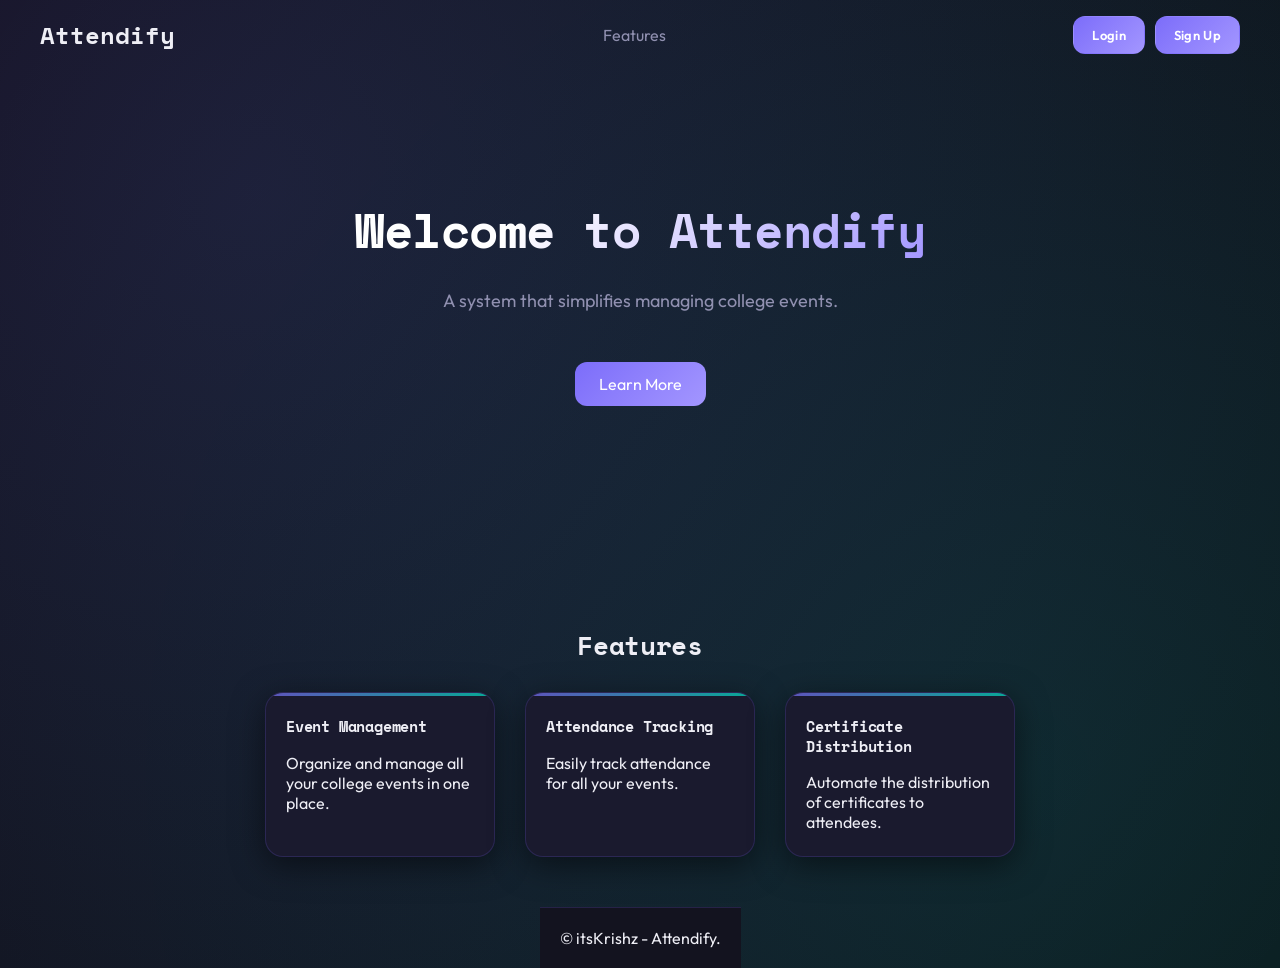
<file: index.html>
<!DOCTYPE html>
<html lang="en">
<head>
    <meta charset="UTF-8">
    <meta name="viewport" content="width=device-width, initial-scale=1.0">
    <title>Attendify</title>
    <link rel="stylesheet" href="style.css">
</head>
<body>

<header>
    <div class="logo">
        <a href="index.html">Attendify</a>
    </div>
    <nav>
        <ul>
            <li><a href="#features">Features</a></li>
        </ul>
    </nav>
    <div class="auth-buttons">
        <button id="loginBtnHeader">Login</button>
        <button id="signupBtnHeader">Sign Up</button>
    </div>
</header>

<main>
    <section class="hero">
        <div class="hero-content">
            <h1>Welcome to Attendify</h1>
            <p>A system that simplifies managing college events.</p>
            <a href="#features" class="cta-button">Learn More</a>
        </div>
    </section>

    <section id="features" class="features">
        <h2>Features</h2>
        <div class="feature-cards">
            <div class="card">
                <h3>Event Management</h3>
                <p>Organize and manage all your college events in one place.</p>
            </div>
            <div class="card">
                <h3>Attendance Tracking</h3>
                <p>Easily track attendance for all your events.</p>
            </div>
            <div class="card">
                <h3>Certificate Distribution</h3>
                <p>Automate the distribution of certificates to attendees.</p>
            </div>
        </div>
    </section>
</main>

<footer>
    <p>&copy; itsKrishz - Attendify.</p>
</footer>

<div id="loginModal" class="modal">
    <div class="modal-content">
        <span class="close">&times;</span>
        <div class="login-container">
            <h1>Login</h1>
            <div class="input-group">
                <input type="text" id="clubId" placeholder="Club ID">
                <div class="password-wrapper">
                    <input type="password" id="password" placeholder="Password">
                    <span id="togglePassword">
                        <svg id="eyeOpen" xmlns="http://www.w3.org/2000/svg" width="15" height="20" fill="none" stroke="currentColor" stroke-width="2" viewBox="0 0 24 24">
                            <path d="M1 12s4-8 11-8 11 8 11 8-4 8-11 8-11-8-11-8z"/>
                            <circle cx="12" cy="12" r="3"/>
                        </svg>
                        <svg id="eyeClosed" xmlns="http://www.w3.org/2000/svg" width="15" height="20" fill="none" stroke="currentColor" stroke-width="2" viewBox="0 0 24 24" style="display:none;">
                            <path d="M17.94 17.94A10.94 10.94 0 0 1 12 20c-7 0-11-8-11-8a21.77 21.77 0 0 1 5.06-6.94"/>
                            <path d="M1 1l22 22"/>
                            <path d="M9.53 9.53A3 3 0 0 0 12 15a3 3 0 0 0 2.47-5.47"/>
                        </svg>
                    </span>
                </div>
            </div>
            <div class="button-group">
                <button id="loginBtn">Login</button>
            </div>
        </div>
    </div>
</div>

<div id="signupModal" class="modal">
    <div class="modal-content">
        <span class="close">&times;</span>
        <div class="login-container">
            <h1>Sign Up</h1>
            <div class="input-group">
                <input type="text" id="signupClubId" placeholder="Club ID">
                <input type="password" id="signupPassword" placeholder="Password">
            </div>
            <div class="button-group">
                <button id="signupBtn">Sign Up</button>
            </div>
        </div>
    </div>
</div>

<script src="index.js"></script>
</body>
</html>
</file>
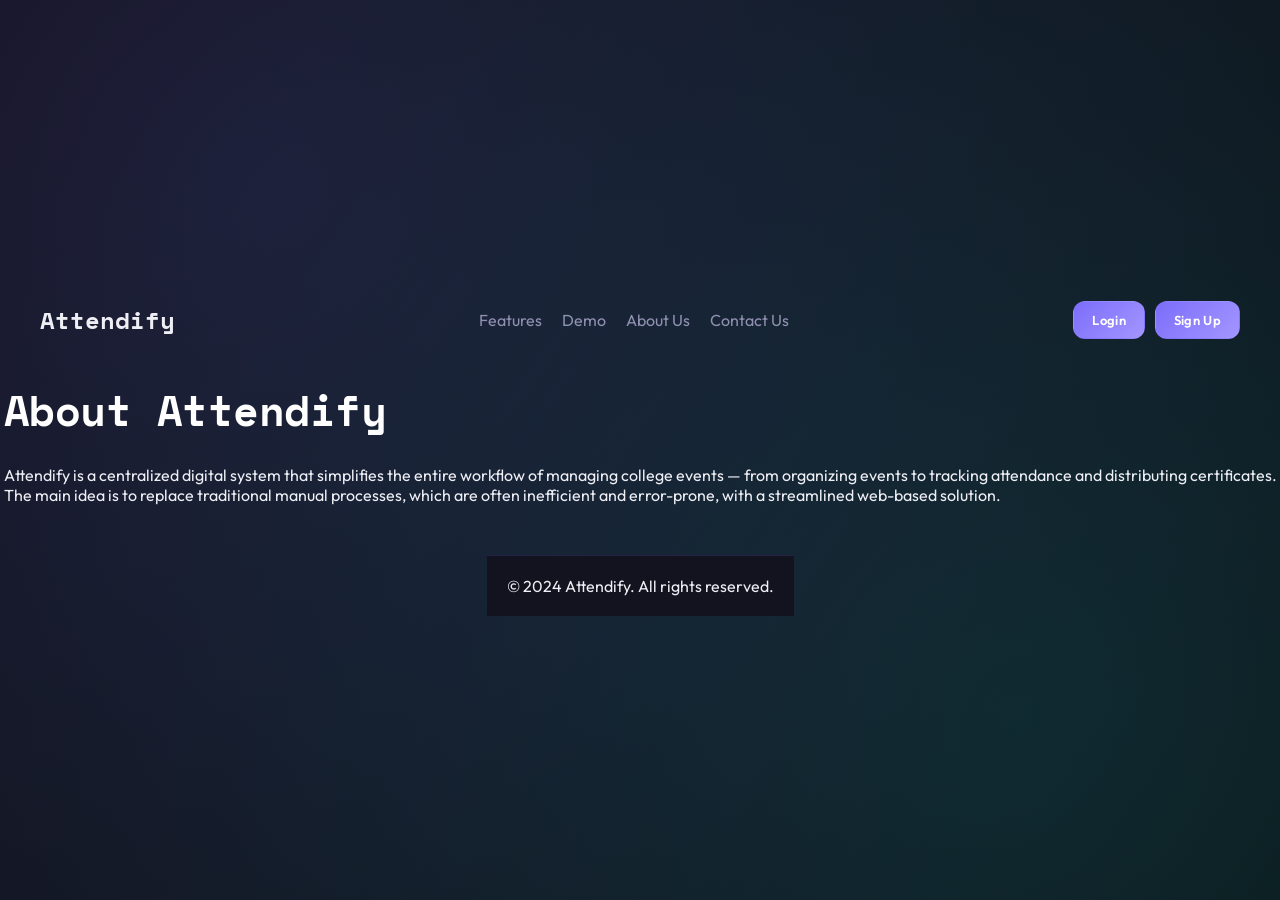
<file: about.html>
<!DOCTYPE html>
<html lang="en">
<head>
    <meta charset="UTF-8">
    <meta name="viewport" content="width=device-width, initial-scale=1.0">
    <title>About Us</title>
    <link rel="stylesheet" href="style.css">
</head>
<body>

<header>
    <div class="logo">
        <a href="index.html">Attendify</a>
    </div>
    <nav>
        <ul>
            <li><a href="index.html#features">Features</a></li>
            <li><a href="index.html#demo">Demo</a></li>
            <li><a href="about.html">About Us</a></li>
            <li><a href="contact.html">Contact Us</a></li>
        </ul>
    </nav>
    <div class="auth-buttons">
        <button id="loginBtnHeader">Login</button>
        <button id="signupBtnHeader">Sign Up</button>
    </div>
</header>

<main>
    <section class="about">
        <div class="about-content">
            <h1>About Attendify</h1>
            <p>Attendify is a centralized digital system that simplifies the entire workflow of managing college events — from organizing events to tracking attendance and distributing certificates.</p>
            <p>The main idea is to replace traditional manual processes, which are often inefficient and error-prone, with a streamlined web-based solution.</p>
        </div>
    </section>
</main>

<footer>
    <p>&copy; 2024 Attendify. All rights reserved.</p>
</footer>

<script src="index.js"></script>
</body>
</html>
</file>
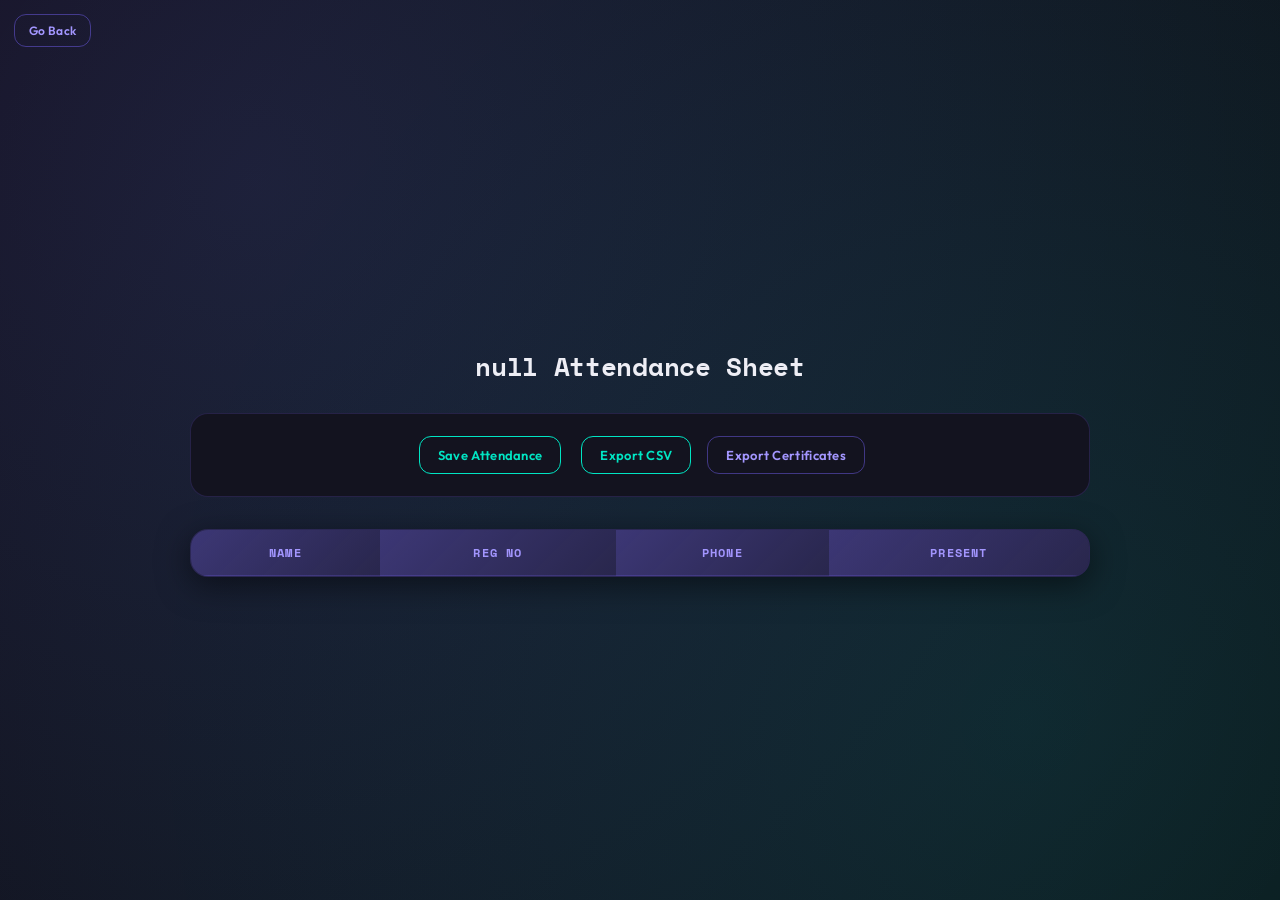
<file: attendance.html>
<!DOCTYPE html>
<html>
<head>
    <title>Attendance</title>
    <link rel="stylesheet" href="style.css">
</head>
<body>

<button type="button" id="backBtn">Go Back</button>

<h2 id="eventTitle"></h2>

<div class="action-bar">
    <button id="saveAttendance">Save Attendance</button>
    <button id="saveCSV">Export CSV</button>
    <button id="exportCertificates">Export Certificates</button>
</div>

<table id="attendanceTable">
    <tr>
        <th>Name</th>
        <th>Reg No</th>
        <th>Phone</th>
        <th>Present</th>
    </tr>
</table>

<canvas id="certCanvas" width="900" height="560" style="display:none;"></canvas>

<script src="attendance.js"></script>
</body>
</html>
</file>
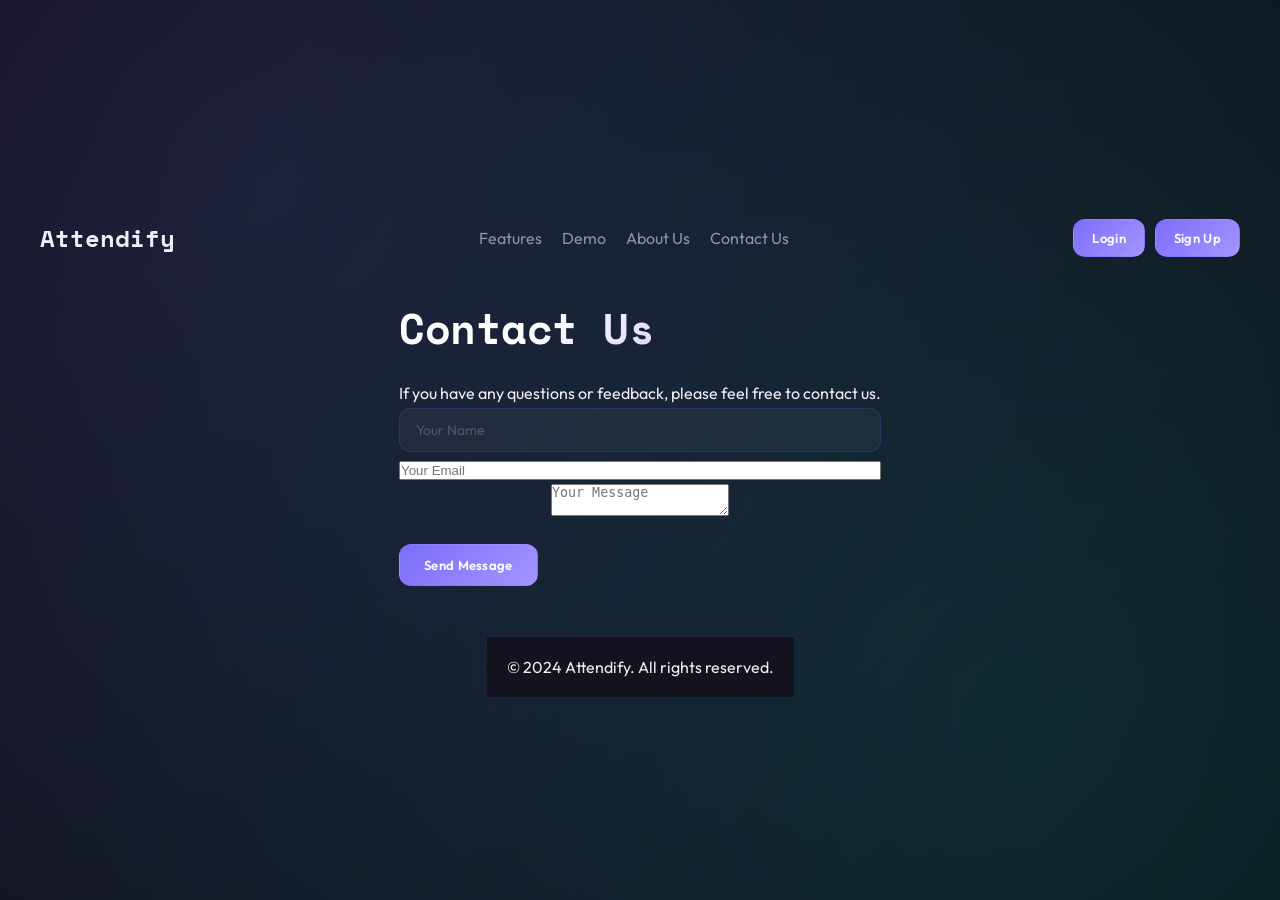
<file: contact.html>
<!DOCTYPE html>
<html lang="en">
<head>
    <meta charset="UTF-8">
    <meta name="viewport" content="width=device-width, initial-scale=1.0">
    <title>Contact Us</title>
    <link rel="stylesheet" href="style.css">
</head>
<body>

<header>
    <div class="logo">
        <a href="index.html">Attendify</a>
    </div>
    <nav>
        <ul>
            <li><a href="index.html#features">Features</a></li>
            <li><a href="index.html#demo">Demo</a></li>
            <li><a href="about.html">About Us</a></li>
            <li><a href="contact.html">Contact Us</a></li>
        </ul>
    </nav>
    <div class="auth-buttons">
        <button id="loginBtnHeader">Login</button>
        <button id="signupBtnHeader">Sign Up</button>
    </div>
</header>

<main>
    <section class="contact">
        <div class="contact-content">
            <h1>Contact Us</h1>
            <p>If you have any questions or feedback, please feel free to contact us.</p>
            <form>
                <div class="input-group">
                    <input type="text" placeholder="Your Name">
                    <input type="email" placeholder="Your Email">
                    <textarea placeholder="Your Message"></textarea>
                </div>
                <button type="submit" class="cta-button">Send Message</button>
            </form>
        </div>
    </section>
</main>

<footer>
    <p>&copy; 2024 Attendify. All rights reserved.</p>
</footer>

<script src="index.js"></script>
</body>
</html>
</file>
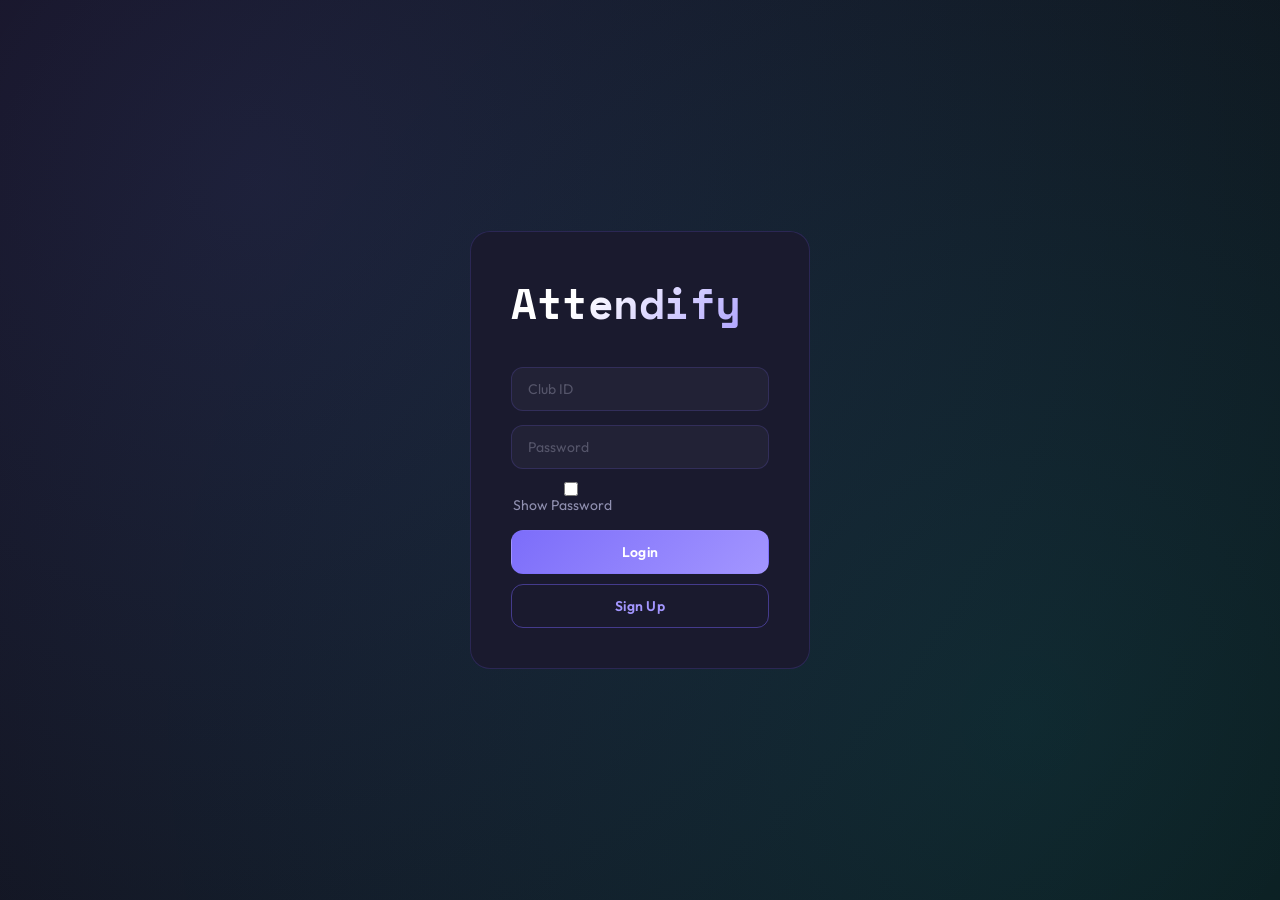
<file: events.html>
<!DOCTYPE html>
<html>
<head>
    <title>Attendify</title>
    <link rel="stylesheet" href="style.css">
</head>
<body>

<h1>Attendify</h1>
<div style="position: absolute; top: 10px; right: 10px;">
    <button id="logoutBtn">Logout</button>
</div>

<div class="create-box">
    <input type="text" id="eventName" placeholder="Event Name">
    <button id="EventButton">Create Event</button>
</div>

<div id="eventContainer" class="card-container"></div>

<script src="events.js"></script>
</body>
</html>
</file>
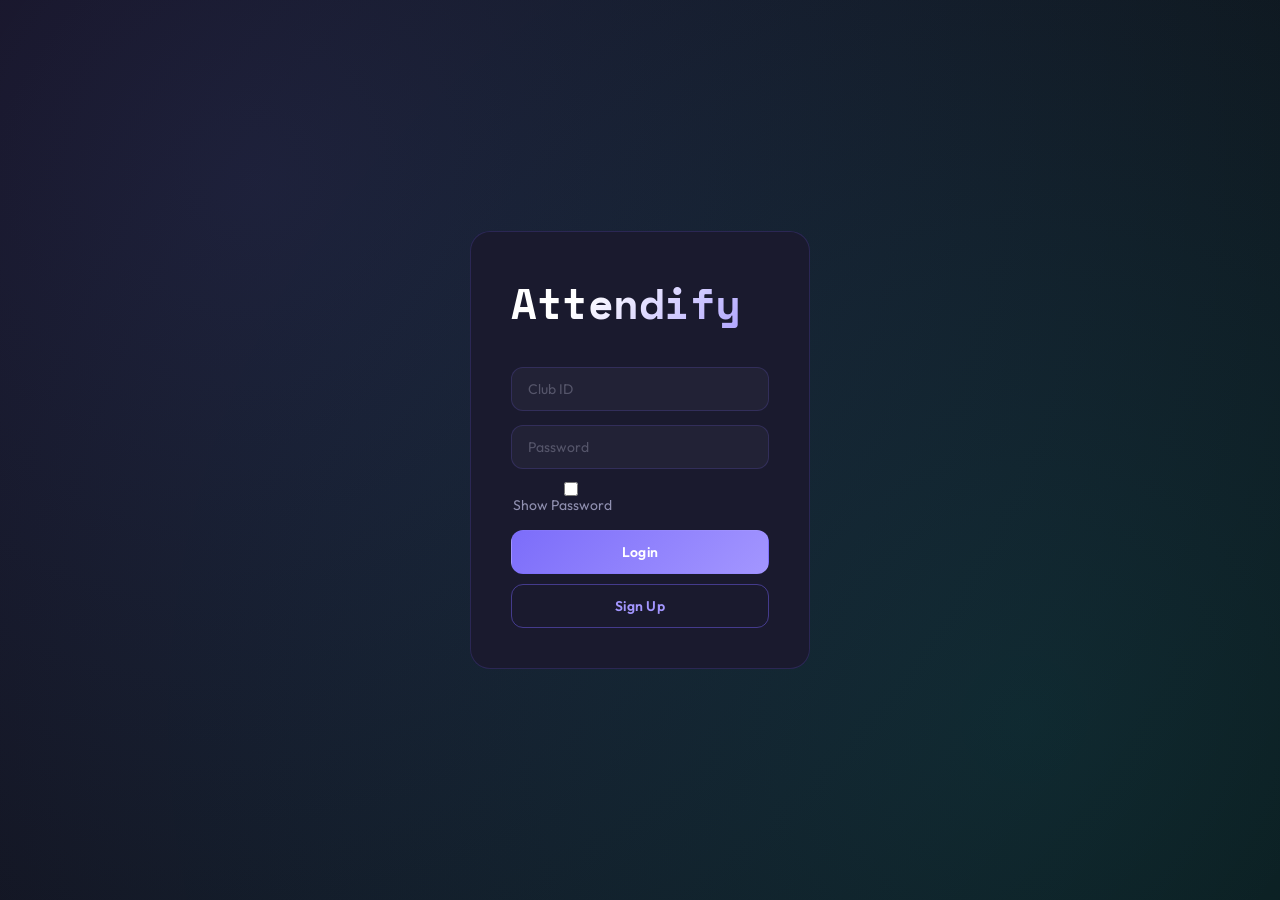
<file: login.html>
<!DOCTYPE html>
<html lang="en">
<head>
    <meta charset="UTF-8">
    <meta name="viewport" content="width=device-width, initial-scale=1.0">
    <title>Login</title>
    <link rel="stylesheet" href="style.css">
</head>
<body>

<div class="login-container">
    <h1>Attendify</h1>

    <div class="input-group">
        <input type="text" id="clubId" placeholder="Club ID">
        <input type="password" id="password" placeholder="Password">
        
        <label style="font-size: 14px">
            <input type="checkbox" id ="showPassword">Show Password
        </label>
    </div>

    <div class="button-group">
        <button id="loginBtn">Login</button>
        <button id="signupBtn">Sign Up</button>
    </div>
</div>

<script src="login.js"></script>
</body>
</html>
</file>
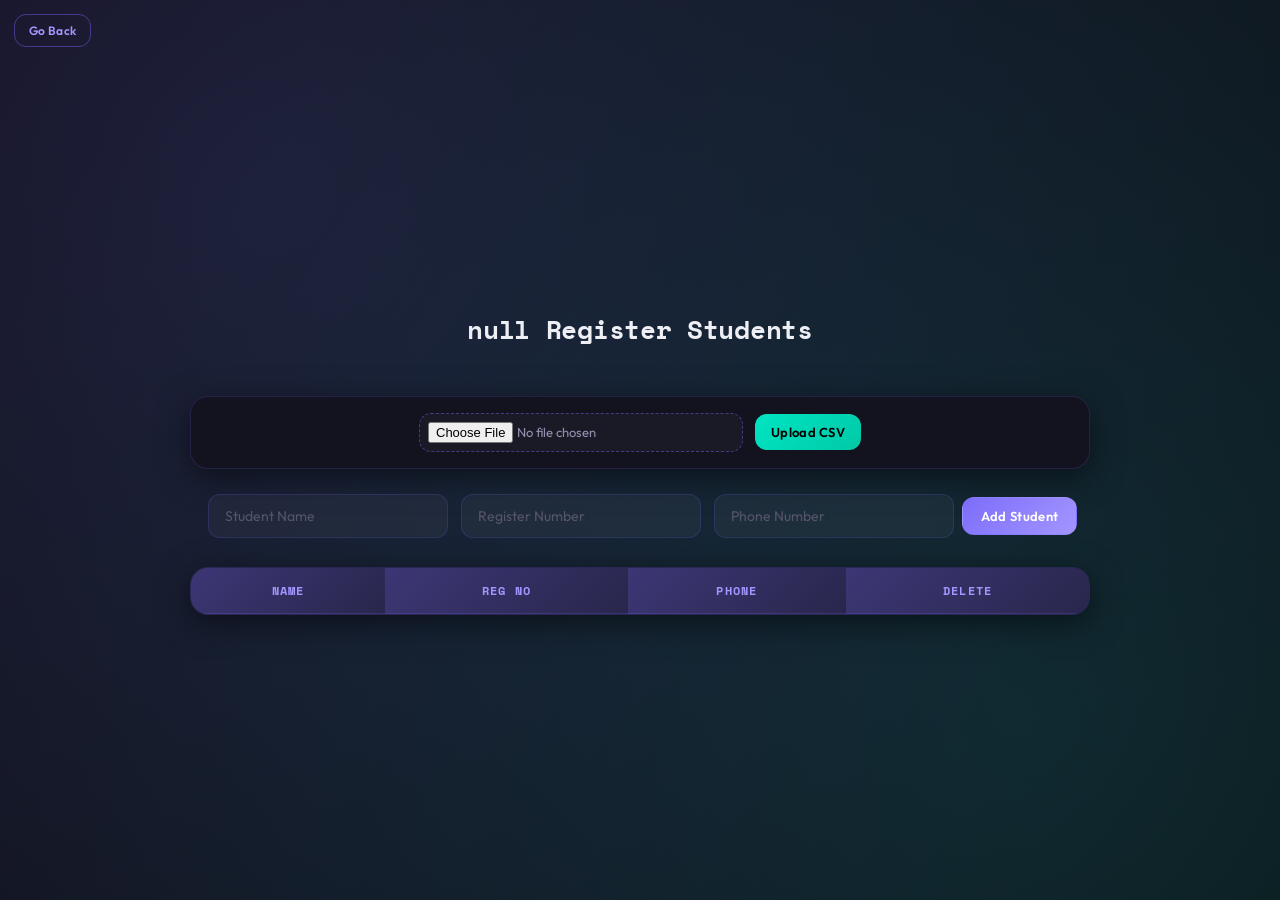
<file: register.html>
<!DOCTYPE html>
<html>
<head>
    <title>Register Students</title>
    <link rel="stylesheet" href="style.css">
</head>
<body>

<button type="button" id="backBtn">Go Back</button>
<h2 id="eventTitle"></h2>
<div class="csv-upload">
    <input type="file" id="csvFile" accept=".csv">
    <button id="uploadCSV">Upload CSV</button>
</div>
<div class="register-container">
    <div class="input-row">
        <input type="text" id="sname" placeholder="Student Name">
        <input type="text" id="regno" placeholder="Register Number">
        <input type="text" id="phone" placeholder="Phone Number">
        <button id="addStudent">Add Student</button>
    </div>
</div>

<table id="studentTable">
    <tr>
        <th>Name</th>
        <th>Reg No</th>
        <th>Phone</th>
        <th>Delete</th>
    </tr>
</table>

<script src="register.js"></script>
</body>
</html>
</file>
<file: style.css>
@import url('https://fonts.googleapis.com/css2?family=Space+Mono:wght@400;700&family=Outfit:wght@300;400;500;600;700&display=swap');

:root {
  --bg-base:        #0d0d14;
  --bg-surface:     #13131f;
  --bg-card:        #1a1a2e;
  --bg-card-hover:  #1f1f38;
  --border:         rgba(120, 100, 255, 0.18);
  --border-bright:  rgba(120, 100, 255, 0.45);

  --accent:         #7c6dfa;
  --accent-soft:    #a396ff;
  --accent-glow:    rgba(124, 109, 250, 0.35);
  --accent2:        #00e5c3;
  --accent2-glow:   rgba(0, 229, 195, 0.2);

  --text-primary:   #eeeef5;
  --text-secondary: #9090b0;
  --text-muted:     #55556a;

  --danger:         #ff4d6d;
  --success:        #00e5c3;

  --radius-sm:      6px;
  --radius-md:      12px;
  --radius-lg:      18px;
  --radius-xl:      24px;

  --font-display:   'Space Mono', monospace;
  --font-body:      'Outfit', sans-serif;

  --shadow-card:    0 8px 32px rgba(0, 0, 0, 0.5);
  --shadow-glow:    0 0 24px var(--accent-glow);
}

*, *::before, *::after {
  box-sizing: border-box;
  margin: 0;
  padding: 0;
}

html {
  scroll-behavior: smooth;
}

body {
  font-family: 'Outfit', sans-serif;
  color: var(--text-primary);
  min-height: 100vh;

  display: flex;
  justify-content: center;
  align-items: center;
  flex-direction: column;
  background:
    radial-gradient(circle at 20% 20%, rgba(124,109,250,0.15), transparent),
    radial-gradient(circle at 80% 80%, rgba(0,229,195,0.12), transparent),
    var(--bg-base);
}

h1 {
  font-family: var(--font-display);
  font-size: clamp(28px, 5vw, 42px);
  font-weight: 700;
  letter-spacing: -0.5px;
  margin-top: 24px;
  margin-bottom: 24px;

  background: linear-gradient(135deg, #fff 30%, var(--accent-soft));
  -webkit-background-clip: text;
  -webkit-text-fill-color: transparent;
  background-clip: text;
}

h2 {
  font-family: var(--font-display);
  font-size: clamp(18px, 3vw, 26px);
  font-weight: 700;
  margin-bottom: 24px;
  color: var(--text-primary);
  letter-spacing: -0.3px;
}

input[type="text"],
input[type="password"] {
  font-family: var(--font-body);
  font-size: 14px;
  padding: 12px 16px;
  width: 240px;
  background: rgba(255, 255, 255, 0.04);
  border: 1px solid var(--border);
  border-radius: var(--radius-md);
  color: var(--text-primary);
  outline: none;
  margin: 5px;
  transition: border-color 0.2s, box-shadow 0.2s, background 0.2s;
}

input[type="text"]::placeholder,
input[type="password"]::placeholder {
  color: var(--text-muted);
}

input[type="text"]:focus,
input[type="password"]:focus {
  border-color: var(--accent);
  background: rgba(124, 109, 250, 0.06);
  box-shadow: 0 0 0 3px var(--accent-glow);
}

input[type="checkbox"] {
  accent-color: var(--ccent);
  cursor: pointer;
  width: 14px;
  height: 14px;
  vertical-align: middle;
  margin-right: 4px;
}

/* ─── Buttons ───────────────────────────────────────────────── */
button {
  font-family: var(--font-body);
  font-size: 13px;
  font-weight: 600;
  letter-spacing: 0.3px;
  padding: 10px 18px;
  border: 1px solid transparent;
  border-radius: var(--radius-md);
  background: linear-gradient(135deg, var(--accent), var(--accent-soft));
  color: #fff;
  cursor: pointer;
  transition: opacity 0.15s, transform 0.15s, box-shadow 0.15s;
  position: relative;
  overflow: hidden;
}

button::after {
  content: '';
  position: absolute;
  inset: 0;
  background: rgba(255,255,255,0);
  transition: background 0.15s;
  border-radius: inherit;
}

button:hover {
  opacity: 0.92;
  transform: translateY(-1px);
  box-shadow: 0 4px 18px var(--accent-glow);
}

button:hover::after {
  background: rgba(255,255,255,0.06);
}

button:active {
  transform: translateY(0);
  opacity: 1;
}

#backBtn,
#logoutBtn {
  background: transparent;
  border: 1px solid var(--border-bright);
  color: var(--accent-soft);
  font-size: 12px;
  padding: 8px 14px;
}

#backBtn:hover,
#logoutBtn:hover {
  background: rgba(124, 109, 250, 0.1);
  box-shadow: 0 0 12px var(--accent-glow);
}

#backBtn {
  position: fixed;
  top: 14px;
  left: 14px;
  z-index: 100;
}

#logoutBtn {
  position: absolute;
  top: 14px;
  right: 14px;
}

#saveCSV,
#saveAttendance {
  background: transparent;
  border: 1px solid var(--accent2);
  color: var(--accent2);
}

#saveCSV:hover,
#saveAttendance:hover {
  background: var(--accent2-glow);
  box-shadow: 0 0 14px var(--accent2-glow);
  opacity: 1;
}

.login-container {
  width: 340px;
  padding: 40px;
  border-radius: 20px;

  background: var(--bg-card);
  backdrop-filter: blur(12px);

  border: 1px solid var(--border);
  box-shadow: var(--shadow);

}

.login-container h1 {
  margin-top: 0;
  margin-bottom: 28px;
}

.input-group {
  display: flex;
  flex-direction: column;
  align-items: center;
  gap: 4px;
  margin-bottom: 8px;
}

.input-group input {
  width: 100%;
}

.input-group label {
  font-size: 12px;
  color: var(--text-secondary);
  align-self: flex-start;
  margin-left: 2px;
  cursor: pointer;
}
.password-wrapper {
  position: relative;
  width: 100%;
  display: flex;
  align-items: center;
}
 
.password-wrapper input {
  width: 100%;
  padding-right: 44px;
  margin: 0;
}
 
#togglePassword {
  position: absolute;
  right: 14px;
  top: 50%;
  transform: translateY(-50%);
  cursor: pointer;
  color: var(--text-muted);
  display: flex;
  align-items: center;
  transition: color 0.2s;
  background: none;
  border: none;
  padding: 0;
  box-shadow: none;
}
 
#togglePassword:hover {
  color: var(--accent-soft);
  transform: translateY(-50%);
  box-shadow: none;
  opacity: 1;
}


.button-group {
  display: flex;
  flex-direction: column;
  gap: 10px;
  margin-top: 16px;
}

.button-group button {
  width: 100%;
  padding: 12px;
  font-size: 14px;
}

/* Sign up button — outlined style */
#signupBtn {
  background: transparent;
  border: 1px solid var(--border-bright);
  color: var(--accent-soft);
}

#signupBtn:hover {
  background: rgba(124, 109, 250, 0.1);
  box-shadow: 0 0 12px var(--accent-glow);
}

.create-box {
  display: flex;
  justify-content: center;
  align-items: center;
  gap: 10px;
  margin-top: 24px;
  padding: 20px;
  background: var(--bg-surface);
  border: 1px solid var(--border);
  border-radius: var(--radius-lg);
  max-width: 480px;
  margin-left: auto;
  margin-right: auto;
}

.create-box input {
  flex: 1;
  width: auto;
  min-width: 0;
}


.card-container {
  margin-top: 32px;
  display: flex;
  gap: 20px;
  justify-content: center;
  flex-wrap: wrap;
  padding-bottom: 40px;
}

.card {
  background: var(--bg-card);
  border: 1px solid var(--border);
  width: 230px;
  padding: 24px 20px;
  border-radius: var(--radius-lg);
  box-shadow: var(--shadow-card);
  transition: transform 0.2s ease, border-color 0.2s, box-shadow 0.2s;
  text-align: left;
  position: relative;
  overflow: hidden;
}

.card::before {
  content: '';
  position: absolute;
  top: 0; left: 0; right: 0;
  height: 3px;
  background: linear-gradient(90deg, var(--accent), var(--accent2));
  opacity: 0.7;
  transition: opacity 0.2s;
}

.card:hover {
  transform: translateY(-6px);
  border-color: var(--border-bright);
  box-shadow: var(--shadow-card), var(--shadow-glow);
}

.card:hover::before {
  opacity: 1;
}

.card h3 {
  margin-bottom: 16px;
  color: var(--text-primary);
  font-size: 15px;
  font-weight: 600;
  font-family: var(--font-display);
  letter-spacing: -0.2px;
  line-height: 1.3;
  word-break: break-word;
}

.card button {
  width: 100%;
  margin: 5px 0;
  font-size: 12px;
  padding: 9px 12px;
  text-align: center;
}

table {
  width: 88%;
  max-width: 900px;
  margin: 24px auto;
  border-collapse: separate;
  border-spacing: 0;
  background: var(--bg-card);
  border: 1px solid var(--border);
  border-radius: var(--radius-lg);
  overflow: hidden;
  box-shadow: var(--shadow-card);
}

th {
  background: linear-gradient(135deg, rgba(124,109,250,0.35), rgba(124,109,250,0.15));
  color: var(--accent-soft);
  padding: 14px 16px;
  text-align: center;
  font-weight: 600;
  font-size: 12px;
  text-transform: uppercase;
  letter-spacing: 1.2px;
  font-family: var(--font-display);
  border-bottom: 1px solid var(--border);
}

td {
  padding: 12px 16px;
  text-align: center;
  color: var(--text-primary);
  font-size: 14px;
  border-bottom: 1px solid rgba(255,255,255,0.04);
}

table tr:last-child td {
  border-bottom: none;
}

table tbody tr {
  transition: background 0.15s;
}

table tbody tr:hover {
  background: rgba(124, 109, 250, 0.07);
}


td input[type="checkbox"] {
  width: 16px;
  height: 16px;
  transform: scale(1.2);
}

td button {
  padding: 6px 12px;
  font-size: 11px;
  background: transparent;
  border: 1px solid rgba(255, 77, 109, 0.4);
  color: var(--danger);
  border-radius: var(--radius-sm);
}

td button:hover {
  background: rgba(255, 77, 109, 0.12);
  box-shadow: 0 0 10px rgba(255, 77, 109, 0.2);
  opacity: 1;
}

#saveAttendance,
#saveCSV,
#backBtn:not(#backBtn) {
  margin: 6px 4px;
}

::-webkit-scrollbar {
  width: 6px;
}
::-webkit-scrollbar-track {
  background: var(--bg-base);
}
::-webkit-scrollbar-thumb {
  background: var(--border-bright);
  border-radius: 99px;
}

@keyframes fadeUp {
  from { opacity: 0; transform: translateY(16px); }
  to   { opacity: 1; transform: translateY(0); }
}

.login-container,
.card,
table,
.create-box {
  animation: fadeUp 0.35s ease both;
}
body {
  font-family: 'Outfit', sans-serif;
  color: var(--text-primary);
  min-height: 100vh;

  background:
    radial-gradient(circle at 20% 20%, rgba(124,109,250,0.15), transparent),
    radial-gradient(circle at 80% 80%, rgba(0,229,195,0.12), transparent),
    var(--bg-base);
}

body.login-page {
    justify-content: center;
    padding-top: 0;
}

h2 {
    margin-top: 48px;
    margin-bottom: 28px;
}

.action-bar {
    display: flex;
    gap: 12px;
    justify-content: center;
    align-items: center;
    flex-wrap: wrap;
    padding: 16px 24px;
    margin-bottom: 8px;
    background: var(--bg-surface);
    border: 1px solid var(--border);
    border-radius: var(--radius-lg);
    width: 88%;
    max-width: 900px;
}

#exportCertificates {
    background: transparent;
    border: 1px solid var(--border-bright);
    color: var(--accent-soft);
}

#exportCertificates:hover {
    background: rgba(124, 109, 250, 0.1);
    box-shadow: 0 0 12px var(--accent-glow);
}

#saveCSV,
#saveAttendance {
    background: transparent;
    border: 1px solid var(--accent2);
    color: var(--accent2);
}

#saveCSV:hover,
#saveAttendance:hover {
    background: var(--accent2-glow);
    box-shadow: 0 0 14px var(--accent2-glow);
    opacity: 1;
}

.csv-upload {
  display: flex;
  align-items: center;
  gap: 12px;
  justify-content: center;
  flex-wrap: wrap;

  margin: 20px auto;
  padding: 16px 20px;

  width: 88%;
  max-width: 900px;

  background: var(--bg-surface);
  border: 1px solid var(--border);
  border-radius: var(--radius-lg);

  box-shadow: var(--shadow-card);
}

#csvFile {
  font-family: var(--font-body);
  font-size: 13px;
  color: var(--text-secondary);

  padding: 8px;
  border-radius: var(--radius-md);
  border: 1px dashed var(--border-bright);

  background: rgba(255,255,255,0.03);
  cursor: pointer;

  transition: all 0.2s ease;
}

#csvFile:hover {
  border-color: var(--accent);
  background: rgba(124, 109, 250, 0.08);
}

/* Upload button */
#uploadCSV {
  background: linear-gradient(135deg, var(--accent2), #00c9a7);
  color: #000;

  font-weight: 600;
  letter-spacing: 0.3px;

  border: none;
  border-radius: var(--radius-md);

  padding: 10px 16px;

  transition: transform 0.15s, box-shadow 0.15s;
}

#uploadCSV:hover {
  transform: translateY(-2px);
  box-shadow: 0 0 16px var(--accent2-glow);
}

#uploadCSV:active {
  transform: translateY(0);
}


header {
  width: 100%;
  padding: 16px 40px;

  display: flex;
  justify-content: space-between;
  align-items: center;
}

.logo a {
    font-family: var(--font-display);
    font-size: 24px;
    font-weight: 700;
    color: var(--text-primary);
    text-decoration: none;
}
nav ul {
    display: flex;
    list-style: none;
}

nav li {
    margin-left: 20px;
}

nav a {
    font-family: var(--font-body);
    font-size: 16px;
    color: var(--text-secondary);
    text-decoration: none;
    transition: color 0.2s;
}

nav a:hover {
    color: var(--text-primary);
}

.auth-buttons {
  display: flex;
  gap: 10px;
}

.hero {
    display: flex;
    justify-content: center;
    align-items: center;
    text-align: center;
    padding: 100px 20px;
}

.hero-content h1 {
    font-size: 48px;
}

.hero-content p {
    font-size: 18px;
    color: var(--text-secondary);
    margin-bottom: 30px;
}

.cta-button {
  display: inline-block;
  margin-top: 20px;
  padding: 12px 24px;
  border-radius: var(--radius-md);
  background: linear-gradient(135deg, var(--accent), var(--accent-soft));
  color: white;
  text-decoration: none;
}

.features {
  margin-top: 120px;
  text-align: center;
}

.feature-cards {
  display: flex;
  justify-content: center;
  gap: 30px;
  flex-wrap: wrap;
}

.modal {
    display: none;
    position: fixed;
    z-index: 100;
    left: 0;
    top: 0;
    width: 100%;
    height: 100%;
    overflow: auto;
    background-color: rgba(0,0,0,0.5);
}

.modal-content {
    background-color: var(--bg-card);
    margin: 15% auto;
    padding: 20px;
    border: 1px solid var(--border);
    border-radius: var(--radius-lg);
    width: 80%;
    max-width: 400px;
    position: relative;
}

.close {
    color: var(--text-muted);
    position: absolute;
    top: 10px;
    right: 20px;
    font-size: 28px;
    font-weight: bold;
    cursor: pointer;
}

.close:hover,
.close:focus {
    color: var(--text-primary);
}

footer {
    text-align: center;
    padding: 20px;
    background: var(--bg-surface);
    border-top: 1px solid var(--border);
    margin-top: 50px;
}


.cta-button:hover {
    opacity: 0.92;
    transform: translateY(-2px);
    box-shadow: 0 4px 18px var(--accent-glow);
}
</file>
